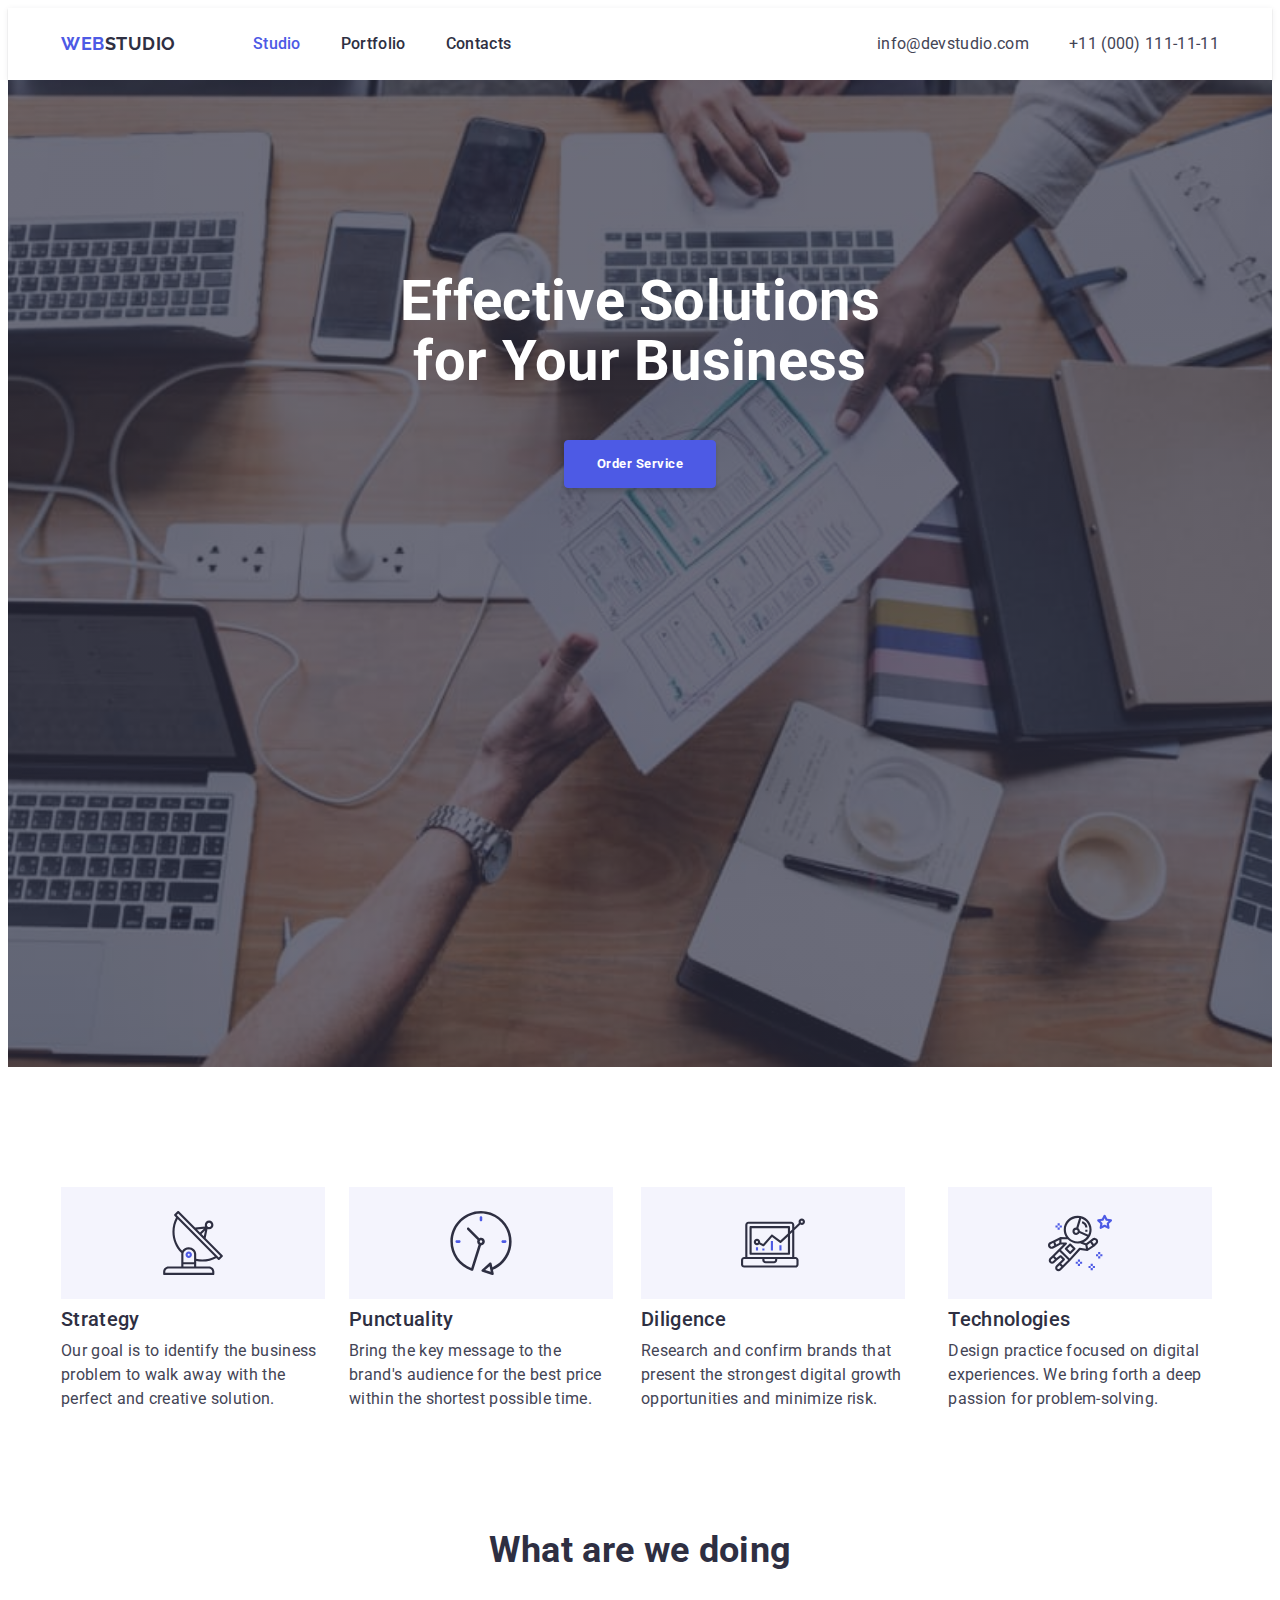
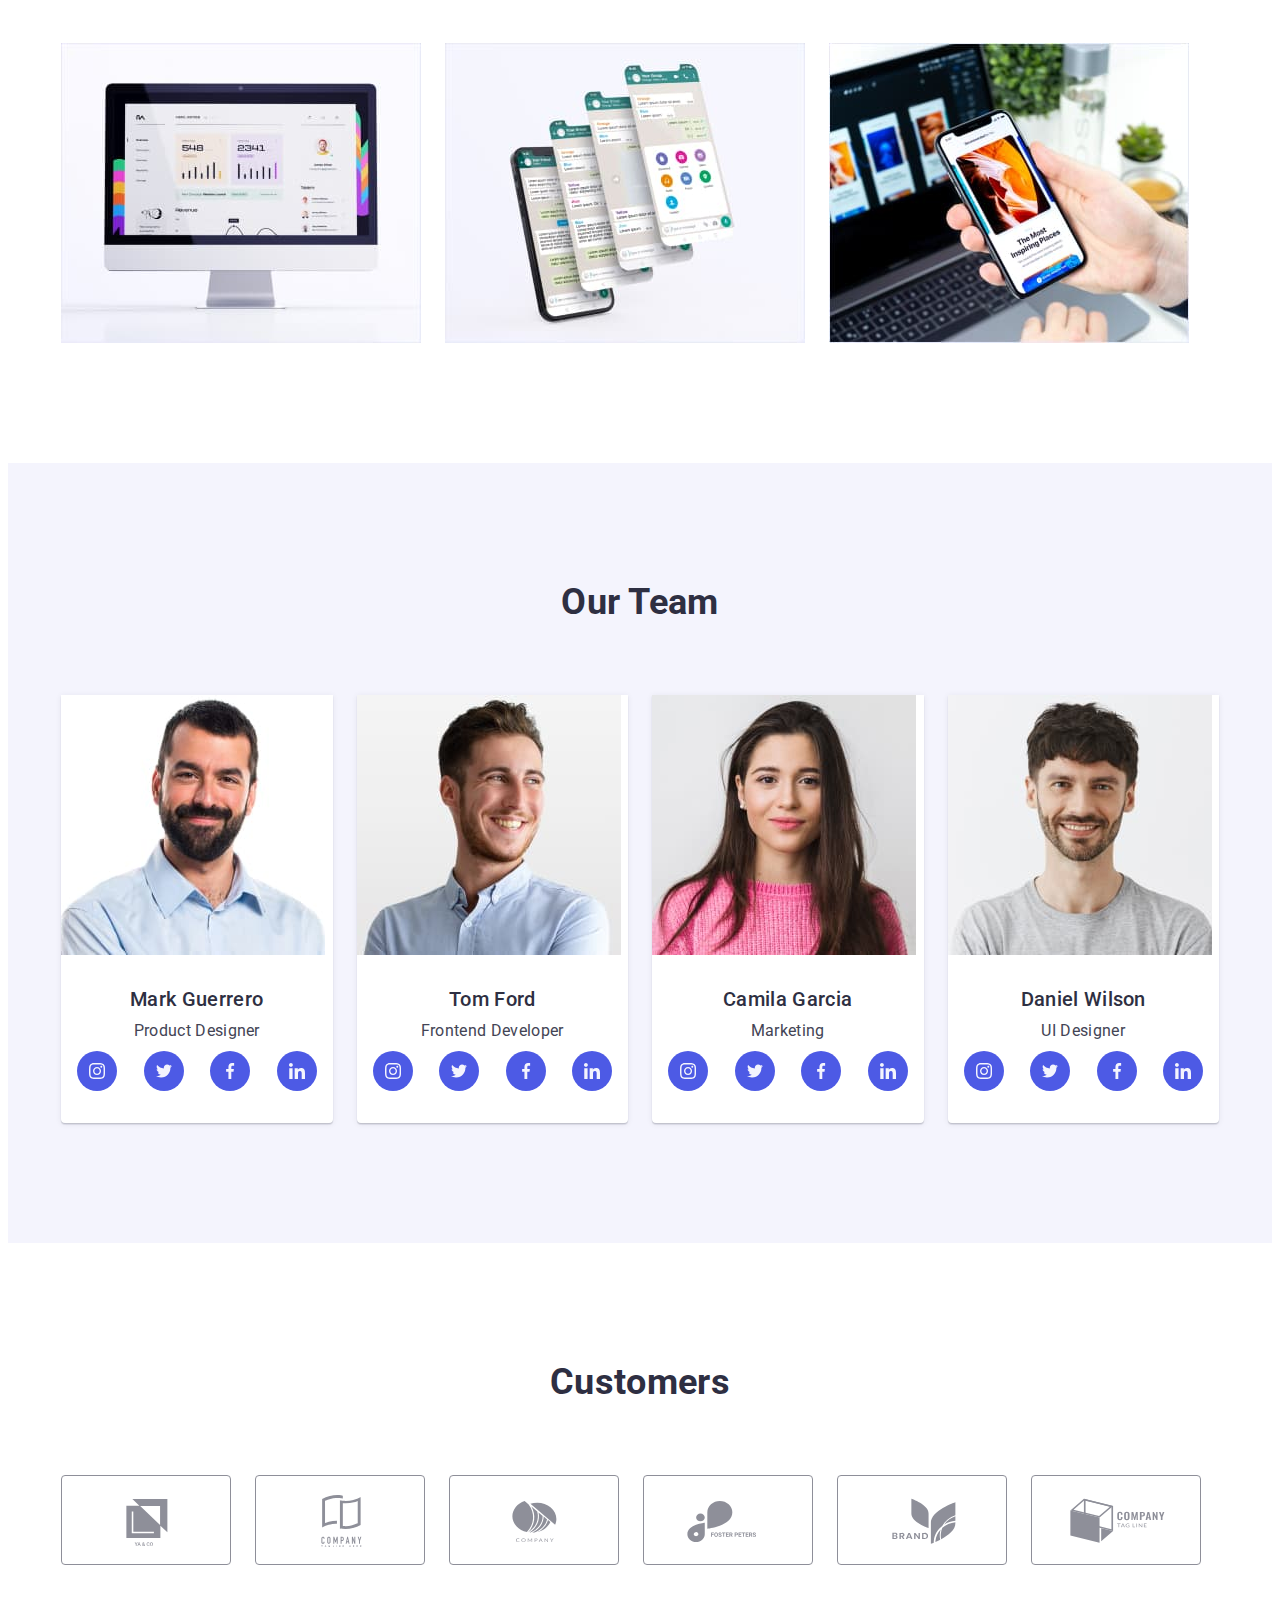
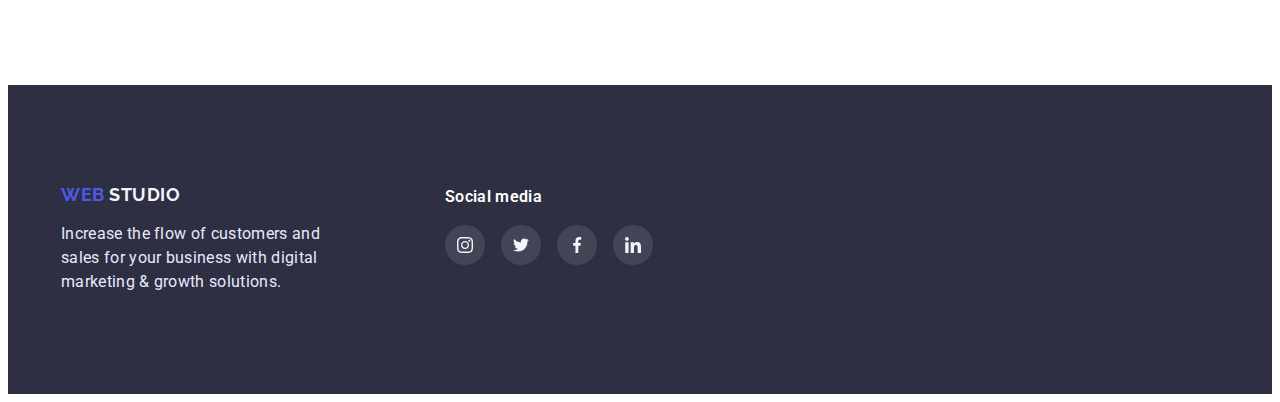
<file: index.html>
<!DOCTYPE html>
<html lang="en">
  <head>
    <meta charset="UTF-8" />
    <meta http-equiv="X-UA-Compatible" content="IE=edge" />
    <meta name="viewport" content="width=device-width, initial-scale=1.0" />
    <title>Studio</title>
    <link rel="preconnect" href="https://fonts.googleapis.com" />
    <link rel="preconnect" href="https://fonts.gstatic.com" crossorigin />
    <link
      href="https://fonts.googleapis.com/css2?family=Raleway:wght@700&family=Roboto:wght@400;500;700;900&display=swap"
      rel="stylesheet"
    />
    <link
      rel="stylesheet"
      href="https://cdnjs.cloudflare.com/ajax/libs/modern-normalize/1.1.0/modern-normalize.min.css"
      integrity="sha512-wpPYUAdjBVSE4KJnH1VR1HeZfpl1ub8YT/NKx4PuQ5NmX2tKuGu6U/JRp5y+Y8XG2tV+wKQpNHVUX03MfMFn9Q=="
      crossorigin="anonymous"
      referrerpolicy="no-referrer"
    />
    <link rel="stylesheet" href="./css/styles.css" />
  </head>

  <body>
    <header class="header">
      <div class="container nav">
        <a class="logo" href="./index.html"><span class="logo-web">WEB</span>STUDIO</a>

        <nav>
          <ul class="nav-list list">
            <li class="nav-list-item">
              <a class="nav-link link current" href="./index.html">Studio</a>
            </li>
            <li class="nav-list-item">
              <a class="nav-link link" href="./portfolio.html">Portfolio</a>
            </li>
            <li class="nav-list-item">
              <a class="nav-link link" href="#">Contacts</a>
            </li>
          </ul>
        </nav>

        <ul class="contact-list list">
          <li class="contact-list-item">
            <a class="contact-link link" href="mailto:info@devstudio.com"
              >info@devstudio.com</a>
          </li>
          <li class="contact-list-item">
            <a class="contact-link link" href="tel:+110001111111"
              >+11 (000) 111-11-11</a>
          </li>
        </ul>
      </div>
    </header>

    <main>
      <!--Hero-->
      <section class="hero overlay">
        <h1 class="hero-title">Effective Solutions for Your Business</h1>
        <button class="hero-button" type="button">Order Service</button>
      </section>

      <!-- Features -->

      <section class="section features">
        <div class="container">
          <h2 class="section-title visually-hidden">Features</h2>
          <ul class="feature-list list">
            <li class="feature-list-item">
              <div class="feature-icon">
                <svg width="64" height="64">
                  <use href="./images/icons.svg#icon-antenna"></use>
                </svg>
              </div>

              <h3 class="feature-title">Strategy</h3>
              <p class="feature-text">
                Our goal is to identify the business problem to walk away with
                the perfect and creative solution.
              </p>
            </li>
            <li class="feature-list-item">
              <div class="feature-icon">
                <svg width="64" height="64">
                  <use href="./images/icons.svg#icon-clock"></use>
                </svg>
              </div>

              <h3 class="feature-title">Punctuality</h3>
              <p class="feature-text">
                Bring the key message to the brand's audience for the best price
                within the shortest possible time.
              </p>
            </li>
            <li class="feature-list-item">
              <div class="feature-icon">
                <svg width="64" height="64">
                  <use href="./images/icons.svg#icon-diagram"></use>
                </svg>
              </div>
              <h3 class="feature-title">Diligence</h3>
              <p class="feature-text">
                Research and confirm brands that present the strongest digital
                growth opportunities and minimize risk.
              </p>
            </li>
            <li class="feature-list-item">
              <div class="feature-icon">
                <svg width="64" height="64">
                  <use href="./images/icons.svg#icon-astronaut"></use>
                </svg>
              </div>
              <h3 class="feature-title">Technologies</h3>
              <p class="feature-text">
                Design practice focused on digital experiences. We bring forth a
                deep passion for problem-solving.
              </p>
            </li>
          </ul>
        </div>
      </section>

      <!-- Work -->

      <section class="section-no-pudding">
        <div class="container">
          <h2 class="section-title">What are we doing</h2>
          <ul class="list work-list">
            <li class="project-list-item">
              <img
                src="./images/computer.jpg"
                alt="computer monitor"
                width="360"
              />
            </li>
            <li class="project-list-item">
              <img
                src="./images/phone.jpg"
                alt="website pages on mobile phohe"
                width="360"
              />
            </li>

            <li class="project-list-item">
              <img
                src="./images/testing.jpg"
                alt="testing website on mobile phone"
                width="360"
              />
            </li>
          </ul>
        </div>
      </section>

      <!-- Team -->

      <section class="section team-bg">
        <div class="container">
          <h2 class="section-title">Our Team</h2>
          <ul class="list employee-list">
            <li class="employee-list-item">
              <img
                class="employee-photo"
                src="./images/mark.jpg"
                alt="Mark Guerrero"
                width="264"
              />
              <div class="card-text">
                <h3 class="employee-name">Mark Guerrero</h3>
                <p class="work-position">Product Designer</p>

                <ul class="employee-sm-list list">
                  <li class="employee-sm-item">
                    <a
                      class="employee-sm-link"
                      href="#"
                      target="_blank"
                      rel="noopener noreferrer"
                    >
                      <svg class="employee-sm-icon" width="16" height="16">
                        <use href="./images/icons.svg#icon-instagram"></use>
                      </svg>
                    </a>
                  </li>
                  <li class="employee-sm-item">
                    <a
                      class="employee-sm-link"
                      href="#"
                      target="_blank"
                      rel="noopener noreferrer"
                    >
                      <svg class="employee-sm-icon" width="16" height="16">
                        <use href="./images/icons.svg#icon-twitter"></use>
                      </svg>
                    </a>
                  </li>
                  <li class="employee-sm-item">
                    <a
                      class="employee-sm-link"
                      href="#"
                      target="_blank"
                      rel="noopener noreferrer"
                    >
                      <svg class="employee-sm-icon" width="16" height="16">
                        <use href="./images/icons.svg#icon-facebook"></use>
                      </svg>
                    </a>
                  </li>
                  <li class="employee-sm-item">
                    <a
                      class="employee-sm-link"
                      href="#"
                      target="_blank"
                      rel="noopener noreferrer"
                    >
                      <svg class="employee-sm-icon" width="16" height="16">
                        <use href="./images/icons.svg#icon-linkedin"></use>
                      </svg>
                    </a>
                  </li>
                </ul>
              </div>
            </li>

            <li class="employee-list-item">
              <img
                class="employee-photo"
                src="./images/tom.jpg"
                alt="Tom Ford"
                width="264"
              />
              <div class="card-text">
                <h3 class="employee-name">Tom Ford</h3>
                <p class="work-position">Frontend Developer</p>

                <ul class="employee-sm-list list">
                  <li class="employee-sm-item">
                    <a
                      class="employee-sm-link"
                      href="#"
                      target="_blank"
                      rel="noopener noreferrer"
                    >
                      <svg class="employee-sm-icon" width="16" height="16">
                        <use href="./images/icons.svg#icon-instagram"></use>
                      </svg>
                    </a>
                  </li>
                  <li class="employee-sm-item">
                    <a
                      class="employee-sm-link"
                      href="#"
                      target="_blank"
                      rel="noopener noreferrer"
                    >
                      <svg class="employee-sm-icon" width="16" height="16">
                        <use href="./images/icons.svg#icon-twitter"></use>
                      </svg>
                    </a>
                  </li>
                  <li class="employee-sm-item">
                    <a
                      class="employee-sm-link"
                      href="#"
                      target="_blank"
                      rel="noopener noreferrer"
                    >
                      <svg class="employee-sm-icon" width="16" height="16">
                        <use href="./images/icons.svg#icon-facebook"></use>
                      </svg>
                    </a>
                  </li>
                  <li class="employee-sm-item">
                    <a
                      class="employee-sm-link"
                      href="#"
                      target="_blank"
                      rel="noopener noreferrer"
                    >
                      <svg class="employee-sm-icon" width="16" height="16">
                        <use href="./images/icons.svg#icon-linkedin"></use>
                      </svg>
                    </a>
                  </li>
                </ul>
              </div>
            </li>

            <li class="employee-list-item">
              <img
                class="employee-photo"
                src="./images/camila.jpg"
                alt="Camila Garcia"
                width="264"
              />
              <div class="card-text">
                <h3 class="employee-name">Camila Garcia</h3>
                <p class="work-position">Marketing</p>

                <ul class="employee-sm-list list">
                  <li class="employee-sm-item">
                    <a
                      class="employee-sm-link"
                      href="#"
                      target="_blank"
                      rel="noopener noreferrer"
                    >
                      <svg class="employee-sm-icon" width="16" height="16">
                        <use href="./images/icons.svg#icon-instagram"></use>
                      </svg>
                    </a>
                  </li>
                  <li class="employee-sm-item">
                    <a
                      class="employee-sm-link"
                      href="#"
                      target="_blank"
                      rel="noopener noreferrer"
                    >
                      <svg class="employee-sm-icon" width="16" height="16">
                        <use href="./images/icons.svg#icon-twitter"></use>
                      </svg>
                    </a>
                  </li>
                  <li class="employee-sm-item">
                    <a
                      class="employee-sm-link"
                      href="#"
                      target="_blank"
                      rel="noopener noreferrer"
                    >
                      <svg class="employee-sm-icon" width="16" height="16">
                        <use href="./images/icons.svg#icon-facebook"></use>
                      </svg>
                    </a>
                  </li>
                  <li class="employee-sm-item">
                    <a
                      class="employee-sm-link"
                      href="#"
                      target="_blank"
                      rel="noopener noreferrer"
                    >
                      <svg class="employee-sm-icon" width="16" height="16">
                        <use href="./images/icons.svg#icon-linkedin"></use>
                      </svg>
                    </a>
                  </li>
                </ul>
              </div>
            </li>

            <li class="employee-list-item">
              <img
                class="employee-photo"
                src="./images/daniel.jpg"
                alt="Daniel Wilson"
                width="264"
              />
              <div class="card-text">
                <h3 class="employee-name">Daniel Wilson</h3>
                <p class="work-position">UI Designer</p>

                <ul class="employee-sm-list list">
                  <li class="employee-sm-item">
                    <a
                      class="employee-sm-link"
                      href="#"
                      target="_blank"
                      rel="noopener noreferrer"
                    >
                      <svg class="employee-sm-icon" width="16" height="16">
                        <use href="./images/icons.svg#icon-instagram"></use>
                      </svg>
                    </a>
                  </li>
                  <li class="employee-sm-item">
                    <a
                      class="employee-sm-link"
                      href="#"
                      target="_blank"
                      rel="noopener noreferrer"
                    >
                      <svg class="employee-sm-icon" width="16" height="16">
                        <use href="./images/icons.svg#icon-twitter"></use>
                      </svg>
                    </a>
                  </li>
                  <li class="employee-sm-item">
                    <a
                      class="employee-sm-link"
                      href="#"
                      target="_blank"
                      rel="noopener noreferrer"
                    >
                      <svg class="employee-sm-icon" width="16" height="16">
                        <use href="./images/icons.svg#icon-facebook"></use>
                      </svg>
                    </a>
                  </li>
                  <li class="employee-sm-item">
                    <a
                      class="employee-sm-link"
                      href="#"
                      target="_blank"
                      rel="noopener noreferrer"
                    >
                      <svg class="employee-sm-icon" width="16" height="16">
                        <use href="./images/icons.svg#icon-linkedin"></use>
                      </svg>
                    </a>
                  </li>
                </ul>
              </div>
            </li>
          </ul>
        </div>
      </section>

      <!-- Customers -->

      <section class="section">
        <div class="container">
          <h2 class="section-title">Customers</h2>

          <ul class="customers-list list">
            <li class="customers-list-item customer-one">
              <a class="customers-link link" href="#">
                <svg class="customers-icon" width="104" height="56">
                  <use href="./images/icons.svg#icon-logoyaco"></use>
                </svg>
              </a>
            </li>
            <li class="customers-list-item customer-two">
              <a class="customers-link link" href="#">
                <svg class="customers-icon" width="104" height="56">
                  <use href="./images/icons.svg#icon-logotagline"></use>
                </svg>
              </a>
            </li>
            <li class="customers-list-item customer-three">
              <a class="customers-link link" href="#">
                <svg class="customers-icon" width="104" height="56">
                  <use href="./images/icons.svg#icon-logocompany"></use>
                </svg>
              </a>
            </li>
            <li class="customers-list-item customer-four">
              <a class="customers-link link" href="#">
                <svg class="customers-icon" width="104" height="56">
                  <use href="./images/icons.svg#icon-logofoster"></use>
                </svg>
              </a>
            </li>
            <li class="customers-list-item customer-five">
              <a class="customers-link link" href="#">
                <svg class="customers-icon" width="104" height="56">
                  <use href="./images/icons.svg#icon-logobrand"></use>
                </svg>
              </a>
            </li>
            <li class="customers-list-item customer-six">
              <a class="customers-link link" href="#">
                <svg class="customers-icon" width="104" height="56">
                  <use href="./images/icons.svg#icon-logocomtag"></use>
                </svg>
              </a>
            </li>
          </ul>
        </div>
      </section>
    </main>

    <!-- Footer -->

    <footer class="footer-section">
      <div class="container footer">
        <div class="footer-main-side">
          <a class="logo footer-logo" href="./index.html">
            <span class="logo-web">WEB</span> STUDIO</a>
          <p class="footer-text">
            Increase the flow of customers and sales for your business with
            digital marketing &#x26; growth solutions.
          </p>
        </div>

        <div>
          <p class="footer-sm-title">Social media</p>

          <ul class="footer-sm-list list">
            <li class="footer-sm">
              <a class="footer-sm-link link" href="#" target="_blank" rel="noopener noreferrer">
                <svg class="footer-sm-icon" width="16" height="16">
                  <use href="./images/icons.svg#icon-instagram"></use>
                </svg>
              </a>
            </li>
            <li class="footer-sm">
              <a class="footer-sm-link link" href="#" target="_blank" rel="noopener noreferrer">
                <svg class="footer-sm-icon" width="16" height="16">
                  <use href="./images/icons.svg#icon-twitter"></use>
                </svg>
              </a>
            </li>
            <li class="footer-sm">
              <a class="footer-sm-link link" href="#" target="_blank" rel="noopener noreferrer">
                <svg class="footer-sm-icon" width="16" height="16">
                  <use href="./images/icons.svg#icon-facebook"></use>
                </svg>
              </a>
            </li>
            <li class="footer-sm">
              <a class="footer-sm-link link" href="#" target="_blank" rel="noopener noreferrer">
                <svg class="footer-sm-icon" width="16" height="16">
                  <use href="./images/icons.svg#icon-linkedin"></use>
                </svg>
              </a>
            </li>
          </ul>
        </div>
      </div>
    </footer>
  </body>
</html>
</file>
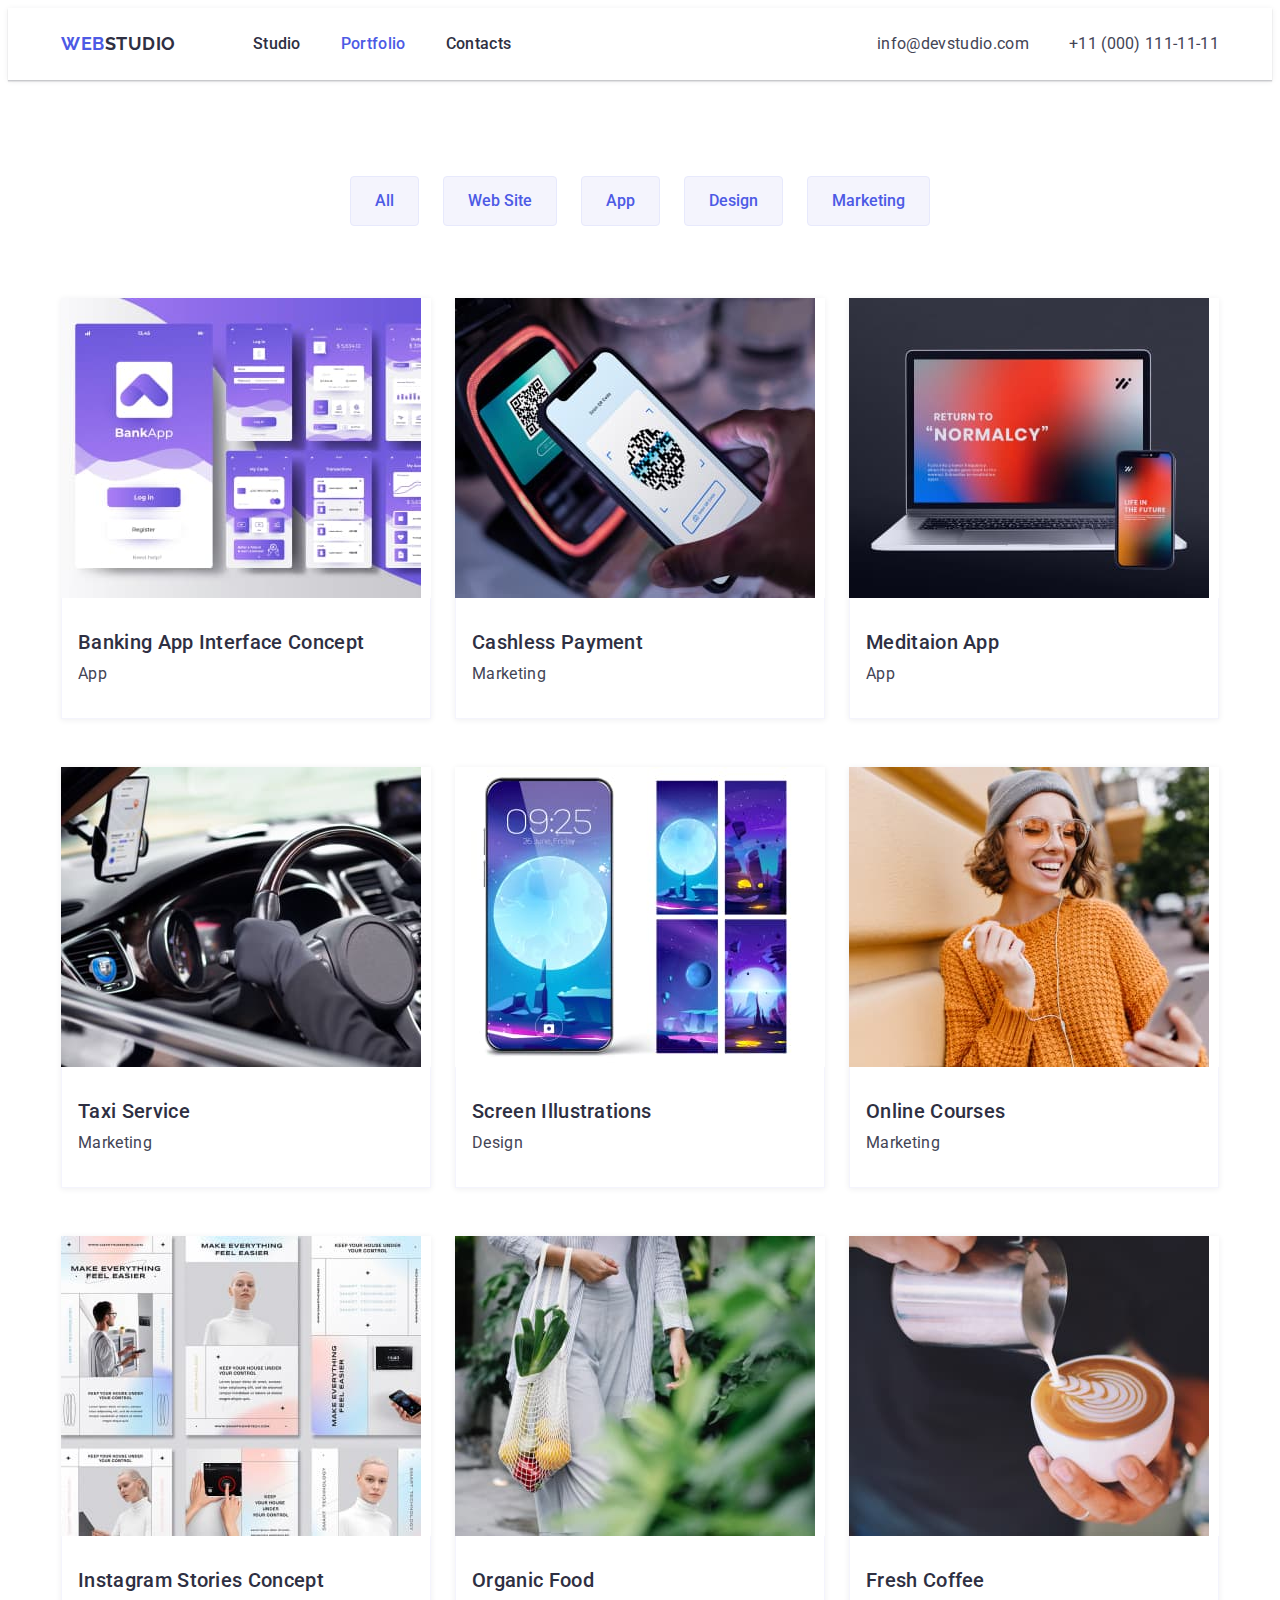
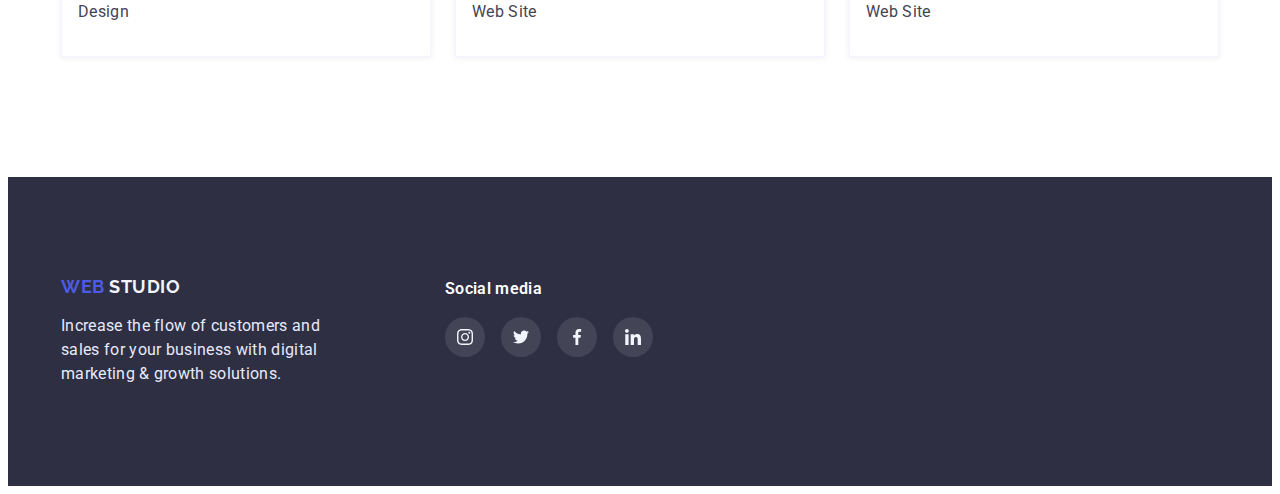
<file: portfolio.html>
<!DOCTYPE html>
<html lang="en">
  <head>
    <meta charset="UTF-8" />
    <meta http-equiv="X-UA-Compatible" content="IE=edge" />
    <meta name="viewport" content="width=device-width, initial-scale=1.0" />
    <title>Portfolio</title>
    <link rel="preconnect" href="https://fonts.googleapis.com" />
    <link rel="preconnect" href="https://fonts.gstatic.com" crossorigin />
    <link
      href="https://fonts.googleapis.com/css2?family=Raleway:wght@700&family=Roboto:wght@400;500;700;900&display=swap"
      rel="stylesheet"
    />
    <link
      rel="stylesheet"
      href="https://cdnjs.cloudflare.com/ajax/libs/modern-normalize/1.1.0/modern-normalize.min.css"
      integrity="sha512-wpPYUAdjBVSE4KJnH1VR1HeZfpl1ub8YT/NKx4PuQ5NmX2tKuGu6U/JRp5y+Y8XG2tV+wKQpNHVUX03MfMFn9Q=="
      crossorigin="anonymous"
      referrerpolicy="no-referrer"
    />
    <link rel="stylesheet" href="./css/styles.css" />
  </head>

  <body>
    <header class="header">
      <div class="container nav">
        <a class="logo" href="./index.html"
          ><span class="logo-web">WEB</span>STUDIO</a
        >

        <nav>
          <ul class="nav-list list">
            <li class="nav-list-item">
              <a class="nav-link link" href="./index.html">Studio</a>
            </li>
            <li class="nav-list-item">
              <a class="nav-link link current" href="./portfolio.html"
                >Portfolio</a
              >
            </li>
            <li class="nav-list-item">
              <a class="nav-link link" href="#">Contacts</a>
            </li>
          </ul>
        </nav>

        <ul class="contact-list list">
          <li class="contact-list-item">
            <a class="contact-link link" href="mailto:info@devstudio.com"
              >info@devstudio.com</a
            >
          </li>
          <li class="contact-list-item">
            <a class="contact-link link" href="tel:+110001111111"
              >+11 (000) 111-11-11</a
            >
          </li>
        </ul>
      </div>
    </header>

    <main>
      <section class="portfolio-section">
        <div class="container">
          <h1 class="visually-hidden">Portfolio</h1>

          <ul class="list project-filter">
            <li class="filter-list-item">
              <button class="project-filter-button" type="button">All</button>
            </li>
            <li class="filter-list-item">
              <button class="project-filter-button" type="button">
                Web Site
              </button>
            </li>
            <li class="filter-list-item">
              <button class="project-filter-button" type="button">App</button>
            </li>
            <li class="filter-list-item">
              <button class="project-filter-button" type="button">
                Design
              </button>
            </li>
            <li class="filter-list-item">
              <button class="project-filter-button" type="button">
                Marketing
              </button>
            </li>
          </ul>

          <ul class="list card-set">
            <li class="card-item">
              <a class="link project-card" href="#">
                <div class="card-thumb">
                  <img
                    src="./images/bankingapp.jpg"
                    alt="Banking App Interface Concept"
                    width="360"
                    height="300"
                  />
                </div>

                <div class="card-content">
                  <h2 class="project-name">Banking App Interface Concept</h2>

                  <p class="project-type">App</p>
                </div>
              </a>
            </li>

            <li class="card-item">
              <a class="link project-card" href="#">
                <div class="card-thumb">
                  <img
                    class="project-photo"
                    src="./images/cashlesspayment.jpg"
                    alt="Cashless Payment"
                    width="360"
                    height="300"
                  />
                </div>

                <div class="card-content">
                  <h2 class="project-name">Cashless Payment</h2>

                  <p class="project-type">Marketing</p>
                </div>
              </a>
            </li>

            <li class="card-item">
              <a class="link project-card" href="#">
                <div class="card-thumb">
                  <img
                    class="project-photo"
                    src="./images/meditaionapp.jpg"
                    alt="Meditaion App"
                    width="360"
                    height="300"
                  />
                </div>

                <div class="card-content">
                  <h2 class="project-name">Meditaion App</h2>

                  <p class="project-type">App</p>
                </div>
              </a>
            </li>

            <li class="card-item">
              <a class="link project-card" href="#">
                <div class="card-thumb">
                  <img
                    class="project-photo"
                    src="./images/taxiservice.jpg"
                    alt="Taxi Service"
                    width="360"
                    height="300"
                  />
                </div>

                <div class="card-content">
                  <h2 class="project-name">Taxi Service</h2>

                  <p class="project-type">Marketing</p>
                </div>
              </a>
            </li>

            <li class="card-item">
              <a class="link project-card" href="#">
                <div class="card-thumb">
                  <img
                    class="project-photo"
                    src="./images/screenillustrations.jpg"
                    alt="Screen Illustrations"
                    width="360"
                    height="300"
                  />
                </div>

                <div class="card-content">
                  <h2 class="project-name">Screen Illustrations</h2>

                  <p class="project-type">Design</p>
                </div>
              </a>
            </li>

            <li class="card-item">
              <a class="link project-card" href="#">
                <div class="card-thumb">
                  <img
                    class="project-photo"
                    src="./images/onlinecourses.jpg"
                    alt="Online Courses"
                    width="360"
                    height="300"
                  />
                </div>

                <div class="card-content">
                  <h2 class="project-name">Online Courses</h2>

                  <p class="project-type">Marketing</p>
                </div>
              </a>
            </li>

            <li class="card-item">
              <a class="link project-card" href="#">
                <div class="card-thumb">
                  <img
                    class="project-photo"
                    src="./images/instagramstories.jpg"
                    alt="Instagram Stories Concept"
                    width="360"
                    height="300"
                  />
                </div>

                <div class="card-content">
                  <h2 class="project-name">Instagram Stories Concept</h2>

                  <p class="project-type">Design</p>
                </div>
              </a>
            </li>

            <li class="card-item">
              <a class="link project-card" href="#">
                <div class="card-thumb">
                  <img
                    class="project-photo"
                    src="./images/organicfood.jpg"
                    alt="Organic Food"
                    width="360"
                    height="300"
                  />
                </div>

                <div class="card-content">
                  <h2 class="project-name">Organic Food</h2>

                  <p class="project-type">Web Site</p>
                </div>
              </a>
            </li>

            <li class="card-item">
              <a class="link project-card" href="#">
                <div class="card-thumb">
                  <img
                    class="project-photo"
                    src="./images/freshcoffee.jpg"
                    alt="Fresh Coffee"
                    width="360"
                    height="300"
                  />
                </div>

                <div class="card-content">
                  <h2 class="project-name">Fresh Coffee</h2>

                  <p class="project-type">Web Site</p>
                </div>
              </a>
            </li>
          </ul>
        </div>
      </section>
    </main>

    <footer class="footer-section">
      <div class="container footer">
        <div class="footer-main-side">
          <a class="logo footer-logo" href="./index.html">
            <span class="logo-web">WEB</span> STUDIO</a
          >
          <p class="footer-text">
            Increase the flow of customers and sales for your business with
            digital marketing &#x26; growth solutions.
          </p>
        </div>

        <div>
          <p class="footer-sm-title">Social media</p>

          <ul class="footer-sm-list list">
            <li class="footer-sm">
              <a class="footer-sm-link link" href="#" target="_blank" rel="noopener noreferrer">
                <svg class="footer-sm-icon" width="16" height="16">
                  <use href="./images/icons.svg#icon-instagram"></use>
                </svg>
              </a>
            </li>
            <li class="footer-sm">
              <a class="footer-sm-link link" href="#" target="_blank" rel="noopener noreferrer">
                <svg class="footer-sm-icon" width="16" height="16">
                  <use href="./images/icons.svg#icon-twitter"></use>
                </svg>
              </a>
            </li>
            <li class="footer-sm">
              <a class="footer-sm-link link" href="#" target="_blank" rel="noopener noreferrer">
                <svg class="footer-sm-icon" width="16" height="16">
                  <use href="./images/icons.svg#icon-facebook"></use>
                </svg>
              </a>
            </li>
            <li class="footer-sm">
              <a class="footer-sm-link link" href="#" target="_blank" rel="noopener noreferrer">
                <svg class="footer-sm-icon" width="16" height="16">
                  <use href="./images/icons.svg#icon-linkedin"></use>
                </svg>
              </a>
            </li>
          </ul>
        </div>
      </div>
    </footer>
  </body>
</html>
</file>
<file: css/styles.css>
.visually-hidden {
  position: absolute;
  width: 1px;
  height: 1px;
  margin: -1px;
  border: 0;
  padding: 0;

  white-space: nowrap;
  clip-path: inset(100%);
  clip: rect(0 0 0 0);
  overflow: hidden;
}
:root {
  --color-background-primary: #ffffff;
  --color-bg-hero-footer: #2e2f42;
  --color-bg-secondary: #f4f4fd;
  --color-logo-main: #2e2f42;
  --color-logo-secondary: #f4f4fd;
  --color-accent: #4d5ae5;
  --color-accent-active: #404bbf;
  --color-portfolio-button: #f4f4fd;
  --color-portfolio-button-border: #e7e9fc;
  --color-text-main: #434455;
  --color-text-invert: #fff;
  --color-headings: #2e2f42;
  --color-hero-title: #fff;
  --color-text-footer: #e7e9fc;
  --color-icon: #8e8f99;
  --color-sm-hover: #31d0aa;
  --card-shadow: 0px 1px 6px rgba(46, 47, 66, 0.08);
  --filer-btn-hover-shadow: 0px 3px 1px rgba(0, 0, 0, 0.1),
    0px 2px 1px rgba(0, 0, 0, 0.08), 0px 2px 2px rgba(0, 0, 0, 0.12);
  --main-shadow: 0px 1px 6px rgba(46, 47, 66, 0.08),
    0px 1px 1px rgba(46, 47, 66, 0.16), 0px 2px 1px rgba(46, 47, 66, 0.08);

  /* --primary-brand: #4D5AE5; IRIS
--dark:#2E2F42; NAVY BLUE
--success:#31D0AA;*GREEN
--text: #434455; SLATE
--subtle-text: #8E8F99; LIGHT SLATE
--accent: #E7E9FC; cornflower
--light: #F4F4FD; CLOUD */
}

body {
  background-color: var(--color-background-primary);
  color: var(--color-text-main);

  font-family: "Roboto", sans-serif;
  font-size: 16px;
  letter-spacing: 0.02em;
}
h1,
h2,
h3,
h4,
p,
ul {
  margin: 0;
  padding: 0;
}
img {
  display: block;
}
.list {
  list-style: none;
}
.link {
  text-decoration: none;
}
.container {
  margin-left: auto;
  margin-right: auto;
  width: 1158px;
  padding-left: 15px;
  padding-right: 15px;

  /* outline: 2px solid red;; */
}
.section {
  padding-top: 120px;
  padding-bottom: 120px;
}
.section-no-pudding {
  padding-top: 0;
  padding-bottom: 120px;
}

/* ___________________HEADER____________________ */
.header {
  box-shadow: var(--main-shadow);
}
.logo {
  display: block;

  text-decoration: none;
  text-transform: uppercase;
  font-family: "Raleway", sans-serif;
  color: var(--color-logo-main);
  font-weight: 700;
  font-size: 18px;
  line-height: 1.33;
  letter-spacing: 0.03em;
}
.logo-web {
  color: var(--color-accent);
}
/* ____________________NAV_____________________ */
.nav {
  display: flex;
  align-items: center;
}
.nav-list {
  display: flex;
  margin-left: 77px;
}
.contact-list {
  display: flex;
  margin-left: auto;
}
.nav-link,
.contact-link,
.logo {
  padding-top: 24px;
  padding-bottom: 24px;
}
.nav-list-item + .nav-list-item,
.contact-list-item + .contact-list-item {
  margin-left: 40px;
}
.nav-link {
  display: block;

  font-weight: 500;
  line-height: 1.5;
  letter-spacing: 0.02em;

  color: var(--color-logo-main);
}
.nav-link:hover,
.nav-link:focus {
  color: var(--color-text-main);
}
.nav-link:active {
  color: var(--color-accent);
}

.contact-link {
  display: block;

  color: var(--color-text-main);
  line-height: 1.5;
}
.contact-link:hover,
.contact-link:focus {
  color: var(--color-accent);
}
.current {
  color: var(--color-accent);
}
/*___________________HERO_____________________*/
.hero {
  /* background-color: var(--color-bg-hero-footer); */
  text-align: center;
  padding-top: 192px;
  padding-bottom: 192px;
}
.overlay {
  max-width: 1440px;
  min-height: 603px;
  margin-left: auto;
  margin-right: auto;
  background-image: linear-gradient(
      to right,
      rgba(46, 47, 66, 0.7),
      rgba(46, 47, 66, 0.7)
    ),
    url(../images/herobg.jpg);
  background-size: cover;
  background-repeat: no-repeat;
  background-position: center;
}

.hero-title {
  margin-bottom: 48px;
  max-width: 492px;
  margin-right: auto;
  margin-left: auto;

  color: var(--color-hero-title);
  font-weight: 700;
  font-size: 56px;
  line-height: 1.07;
}
.hero-button {
  display: inline-block;
  padding: 16px 32px;
  min-width: 106px;
  border-radius: 4px;
  border: 1px solid var(--color-accent);

  font-family: "Roboto", sans-serif;
  font-weight: 700;
  line-height: 1.07;
  letter-spacing: 0.04em;

  background-color: var(--color-accent);
  color: var(--color-text-invert);

  box-shadow: 0px 4px 4px rgba(0, 0, 0, 0.15);

  cursor: pointer;
}

.hero-button:hover {
  box-shadow: var(--main-shadow);
}
.hero-button:active {
  background-color: var(--color-accent-active);
  border: 1px solid var(--color-accent-active);
}

/*__________________FEATURES________________________*/

.section-title {
  margin-bottom: 72px;

  font-size: 36px;
  line-height: 1.11;
  text-align: center;

  color: var(--color-headings);
}
.feature-title,
.employee-name,
.project-name {
  margin-bottom: 8px;

  font-size: 20px;
  font-weight: 500;
  line-height: 1.2;
  color: var(--color-headings);
}
.feature-text,
.work-position,
.project-type {
  line-height: 1.5;
  margin-bottom: 0;
}
.feature-list {
  display: flex;
}
.feature-list-item:not(:last-child) {
  margin-right: 24px;
}

.feature-icon {
  display: flex;
  background-color: var(--color-bg-secondary);
  height: 112px;
  width: 264px;
  justify-content: center;
  align-items: center;
  margin-bottom: 8px;
}

/* _____________________________WORK_____________________________ */

.work-list {
  display: flex;
  margin-left: auto;
  margin-right: auto;
}
.project-list-item:not(:last-child) {
  margin-right: 24px;
}

/*_____________________________OUR TEAM_____________________________*/

.team-bg {
  background-color: var(--color-bg-secondary);
}
.employee-list-item {
  background-color: var(--color-background-primary);
  margin-left: 24px;

  box-shadow: var(--main-shadow);
  border-radius: 0px 0px 4px 4px;
  overflow: hidden;
}
.employee-list {
  display: flex;
  flex-wrap: wrap;

  margin-top: -48px;
  margin-left: -24px;
}
.employee-list-item {
  flex-basis: calc(100% / 4 - 24px);
  margin-top: 48px;
  margin-left: 24px;
}
.employee-photo {
  display: block;
  max-width: 100%;
  height: auto;
}
.card-text {
  text-align: center;
  padding-top: 32px;
}
.work-position {
  margin-bottom: 8px;
}
.employee-sm-list {
  padding-left: 16px;
  padding-right: 16px;
  padding-bottom: 32px;
  display: flex;
  justify-content: space-between;
}

.employee-sm-link {
  display: flex;
  width: 40px;
  height: 40px;
  background-color: var(--color-accent);
  border-radius: 50%;
  background-repeat: no-repeat;
  justify-content: center;
  align-items: center;
}

/*__________________________CUSTOMERS_____________________________*/

.customers-list {
  display: flex;
  flex-wrap: wrap;
  margin-left: -24px;
  margin-top: -24px;
}
.customers-list-item {
  flex-basis: (100% / 6 - 24px);
  margin-left: 24px;
  margin-top: 24px;
}
.customers-link {
  display: flex;
  width: 168px;
  height: 88px;
  justify-content: center;
  align-items: center;
  fill: var(--color-icon);
  border: 1px solid var(--color-icon);
  border-radius: 4px;
}
.customers-link:hover {
  border: 1px solid var(--color-accent);
}
.customers-link:hover .customers-icon {
  fill: var(--color-accent);
}

/*_____________________________FOOTER_____________________________*/
.footer-section {
  background-color: var(--color-bg-hero-footer);
  padding-top: 100px;
  padding-bottom: 100px;
}
.footer {
  display: flex;
}
.footer-main-side {
  margin-right: 120px;
}
.footer-logo {
  display: inline-block;
  padding-top: 0;
  padding-bottom: 0;
  margin-bottom: 16px;

  color: var(--color-logo-secondary);
  line-height: 1.16;
}
.footer-text {
  width: 264px;
  color: var(--color-text-footer);
  line-height: 1.5;
}
.footer-sm-title {
  margin-bottom: 16px;

  font-weight: 600;
  line-height: 1.5;
  color: var(--color-text-invert);
}
.footer-sm-list {
  display: flex;
  gap: 16px;
}
.footer-sm-link {
  display: flex;
  height: 40px;
  width: 40px;
  background-color: rgba(255, 255, 255, 0.1);

  justify-content: center;
  align-items: center;

  border-radius: 50%;
}
.footer-sm-link:hover,
.footer-sm-link:focus {
  background-color: var(--color-sm-hover);
  fill: #404bbf;
}
.footer-sm-icon {
  fill: currentColor;
}

/* _____________________________PORTFOLIO_____________________________*/

.project-filter {
  display: flex;
  justify-content: center;
  margin-bottom: 72px;
}

.project-filter-button {
  display: inline-block;
  padding: 12px 24px;
  text-align: center;

  font-family: "Roboto", sans-serif;
  font-size: 16px;
  font-weight: 500;
  line-height: 1.5;

  border-radius: 4px;
  border: 1px solid var(--color-portfolio-button-border);
  background-color: var(--color-portfolio-button);
  color: var(--color-accent);

  cursor: pointer;
}
.project-filter-button:hover,
.project-filter-button:focus {
  background-color: var(--color-accent);
  color: var(--color-text-invert);
  border: 1px solid var(--color-accent);

  box-shadow: var(--filer-btn-hover-shadow);
}
.filter-list-item + .filter-list-item {
  margin-left: 24px;
}

.card-set {
  display: flex;
  flex-wrap: wrap;
  margin-top: -48px;
  margin-left: -24px;
}
.card-item {
  flex-basis: calc(100% / 3 - 24px);
  margin-top: 48px;
  margin-left: 24px;

  background-color: var(--color-background-primary);
}
.project-card {
  display: block;
  box-shadow: var(--card-shadow);
}
.project-card:hover,
.project-card:focus {
  box-shadow: var(--main-shadow);
}
.card-thumb img {
  max-width: 100%;
  height: auto;
}
.card-content {
  padding-top: 32px;
  padding-bottom: 32px;
  padding-left: 16px;

  border: 0.5px solid var(--color-portfolio-button);
  border-top: transparent;
}

.project-name {
  text-decoration: none;
}
.project-type {
  color: var(--color-text-main);
}
.portfolio-section {
  padding-top: 96px;
  padding-bottom: 120px;
}
</file>
